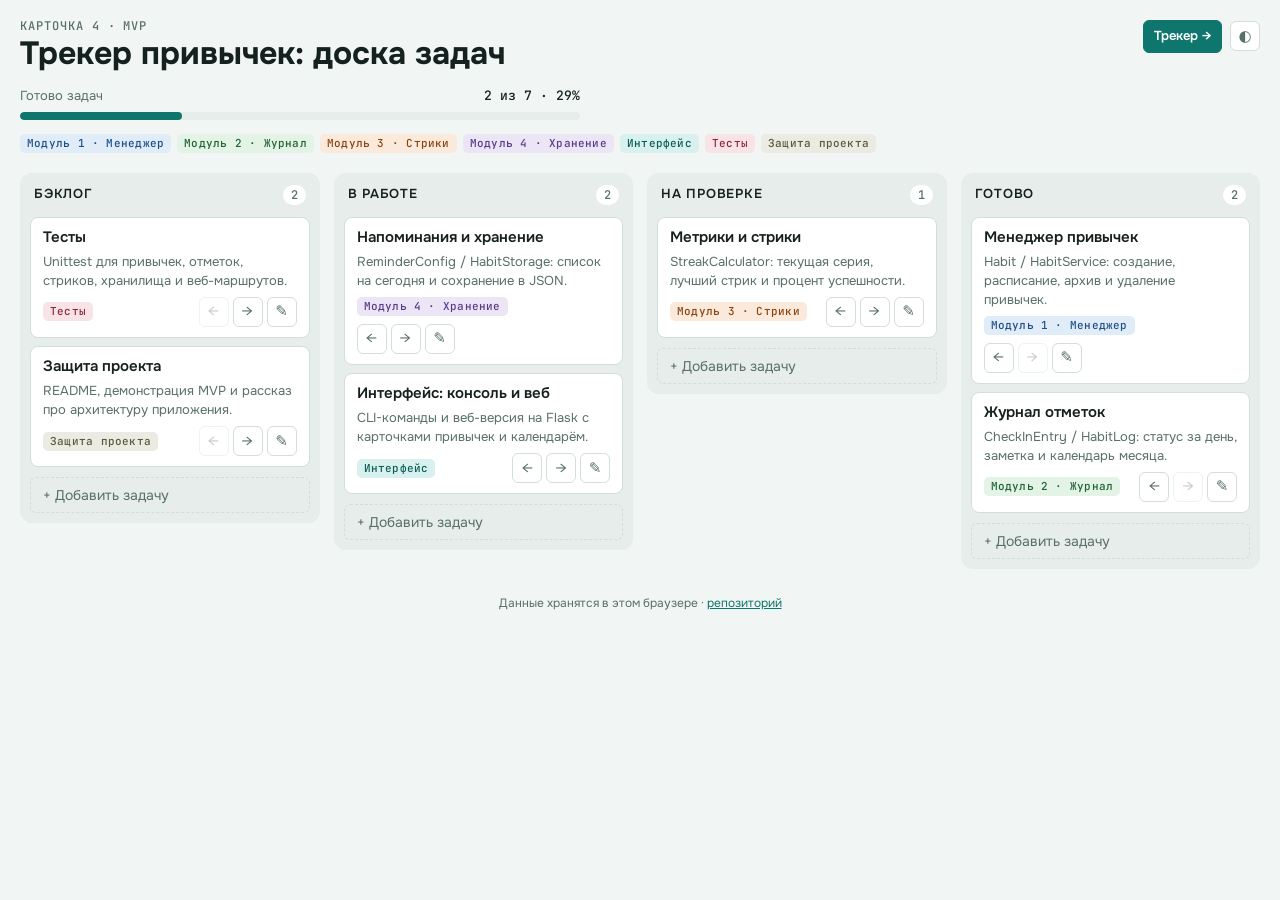
<file: docs/index.html>
<!doctype html>
<html lang="ru">
<head>
<meta charset="utf-8">
<meta name="viewport" content="width=device-width, initial-scale=1, viewport-fit=cover">
<title>Канбан · Трекер привычек</title>
<meta name="description" content="Канбан-доска проекта «Трекер привычек»: бэклог, работа, проверка и готово. Работает офлайн и устанавливается как приложение.">
<meta name="theme-color" content="#0f766e">
<link rel="manifest" href="./manifest.webmanifest">
<link rel="icon" href="./icons/icon.svg" type="image/svg+xml">
<link rel="apple-touch-icon" href="./icons/icon-192.png">
<link rel="preconnect" href="https://fonts.googleapis.com">
<link rel="preconnect" href="https://fonts.gstatic.com" crossorigin>
<link rel="stylesheet" href="https://fonts.googleapis.com/css2?family=Onest:wght@400;500;600;700&family=JetBrains+Mono:wght@400;500&display=swap">
<link rel="stylesheet" href="./css/styles.css">
<script defer src="./js/storage.js"></script>
<script defer src="./js/board.js"></script>
<script defer src="./js/app.js"></script>
</head>
<body>
<div class="wrap">
  <header class="head">
    <div class="head-top">
      <div>
        <div class="eyebrow">Карточка 4 · MVP</div>
        <h1>Трекер привычек: доска задач</h1>
      </div>
      <div class="head-actions">
        <a class="btn tracker-link" href="./tracker/" title="Открыть трекер привычек">Трекер →</a>
        <button class="btn install" id="install-btn" type="button" hidden>Установить</button>
        <button class="ib" id="theme-toggle" type="button" aria-label="Переключить тему" title="Переключить тему">◐</button>
      </div>
    </div>
    <div class="progress">
      <div class="progress-top"><span>Готово задач</span><b id="progress-text">0 из 0</b></div>
      <div class="bar" role="progressbar" aria-label="Прогресс проекта" aria-valuemin="0" aria-valuemax="100" aria-valuenow="0" id="progress-bar"><i id="progress-fill" style="width:0%"></i></div>
    </div>
    <div class="legend" id="legend"></div>
    <div id="status" class="notice" role="status" hidden></div>
  </header>

  <main class="board" id="board" aria-live="polite"></main>

  <footer class="foot">
    <span>Данные хранятся в этом браузере · <a href="https://github.com/Bakson200/laba-2">репозиторий</a></span>
  </footer>
</div>
</body>
</html>
</file>
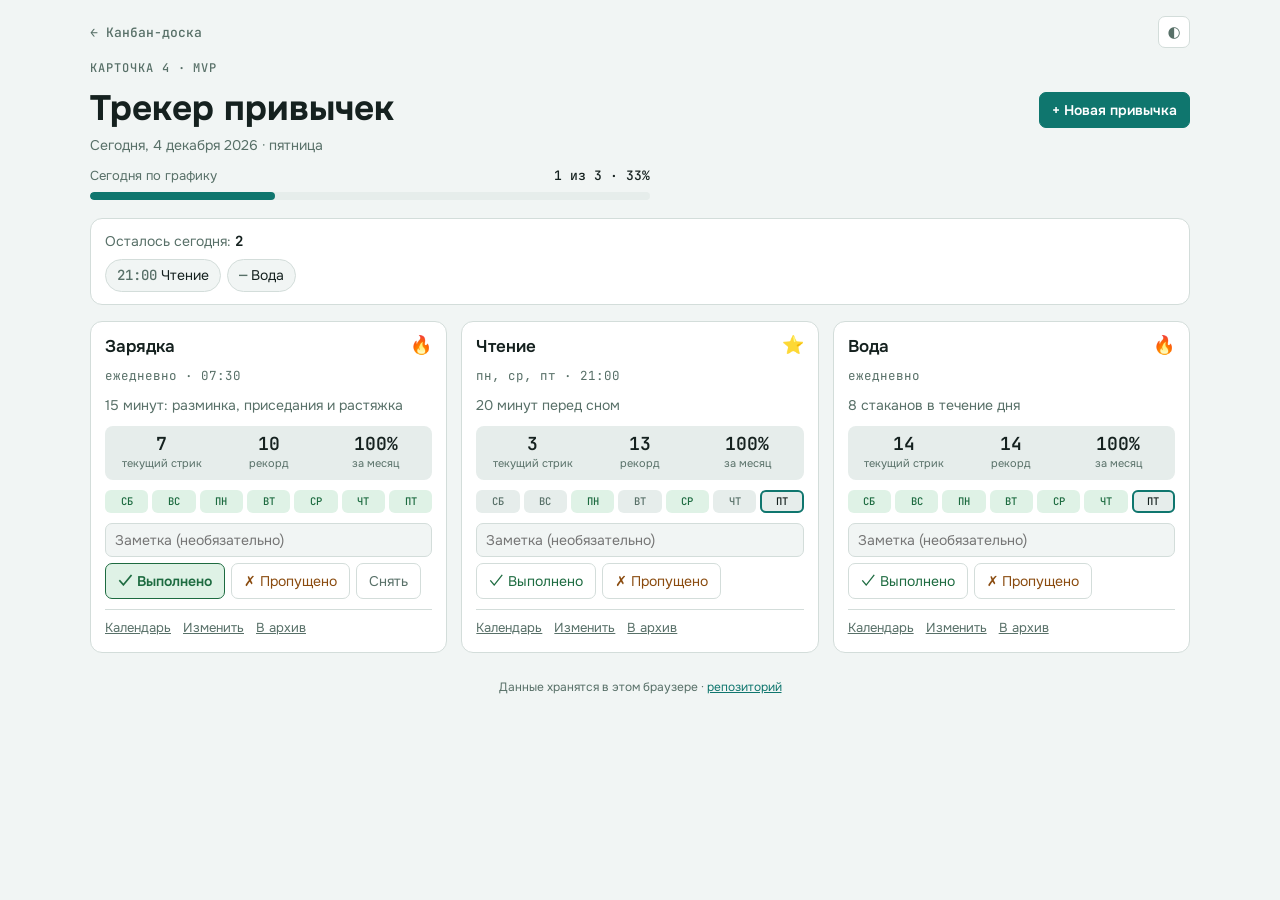
<file: docs/tracker/index.html>
<!doctype html>
<html lang="ru">
<head>
<meta charset="utf-8">
<meta name="viewport" content="width=device-width, initial-scale=1, viewport-fit=cover">
<title>Трекер привычек</title>
<meta name="description" content="Трекер полезных привычек: отметки, календарь, стрики и напоминания. Работает офлайн и устанавливается как приложение.">
<meta name="theme-color" content="#0f766e">
<link rel="manifest" href="./manifest.webmanifest">
<link rel="icon" href="./icons/icon.svg" type="image/svg+xml">
<link rel="apple-touch-icon" href="./icons/icon-192.png">
<link rel="preconnect" href="https://fonts.googleapis.com">
<link rel="preconnect" href="https://fonts.gstatic.com" crossorigin>
<link rel="stylesheet" href="https://fonts.googleapis.com/css2?family=Onest:wght@400;500;600;700&family=JetBrains+Mono:wght@400;500&display=swap">
<link rel="stylesheet" href="./css/styles.css">
<script defer src="./js/dates.js"></script>
<script defer src="./js/habits.js"></script>
<script defer src="./js/checkins.js"></script>
<script defer src="./js/stats.js"></script>
<script defer src="./js/storage.js"></script>
<script defer src="./js/app.js"></script>
</head>
<body>
<div class="wrap">
  <nav class="topbar">
    <a class="back" href="../">← Канбан-доска</a>
    <div class="top-actions">
      <button class="btn install" id="install-btn" type="button" hidden>Установить</button>
      <button class="ib" id="theme-toggle" type="button" aria-label="Переключить тему" title="Переключить тему">◐</button>
    </div>
  </nav>

  <header class="hero">
    <div class="eyebrow">Карточка 4 · MVP</div>
    <div class="hero-row">
      <div>
        <h1>Трекер привычек</h1>
        <p class="today-line" id="today-line"></p>
      </div>
      <button class="btn primary add-btn" type="button" data-act="open-add">+ Новая привычка</button>
    </div>

    <div class="progress">
      <div class="progress-top"><span>Сегодня по графику</span><b id="today-text">0 из 0</b></div>
      <div class="bar" role="progressbar" aria-label="Прогресс за сегодня" aria-valuemin="0" aria-valuemax="100" aria-valuenow="0" id="today-bar"><i id="today-fill" style="width:0%"></i></div>
    </div>

    <div id="status" class="notice" role="status" hidden></div>
  </header>

  <section id="reminders" class="reminders" hidden></section>

  <main id="list-view">
    <div class="grid" id="habit-grid"></div>
    <p class="empty" id="empty-state" hidden>
      Привычек пока нет. Нажми «+ Новая привычка» или
      <button class="linkbtn" type="button" data-act="add-examples">добавь примеры</button>.
    </p>

    <section class="panel archive" id="archive-panel" hidden>
      <h2 id="archive-title">Архив</h2>
      <ul id="archive-list"></ul>
    </section>
  </main>

  <main id="detail-view" hidden>
    <button class="linkbtn back-btn" type="button" data-act="back">← Все привычки</button>

    <header class="detail-head">
      <div>
        <div class="eyebrow">Привычка</div>
        <h2 id="detail-title"></h2>
        <p class="meta" id="detail-meta"></p>
        <p class="desc" id="detail-desc"></p>
      </div>
      <span class="badge big" id="detail-badge"></span>
    </header>

    <div class="stats big" id="detail-stats"></div>

    <section class="panel calendar-panel">
      <div class="cal-head">
        <button class="ib" type="button" data-act="prev-month" aria-label="Предыдущий месяц">←</button>
        <h3 id="cal-title"></h3>
        <button class="ib" type="button" data-act="next-month" aria-label="Следующий месяц">→</button>
      </div>
      <div class="cal-weekdays" id="cal-weekdays"></div>
      <div class="cal-grid" id="cal-grid"></div>
      <div class="cal-legend">
        <span><i class="sw done"></i> выполнено</span>
        <span><i class="sw skipped"></i> пропущено</span>
        <span><i class="sw missed"></i> пропуск</span>
        <span><i class="sw off"></i> не по графику</span>
      </div>
      <p class="rate-line" id="cal-rate"></p>
    </section>

    <section class="panel day-panel" id="day-panel" hidden>
      <h3 id="day-title"></h3>
      <div class="mark">
        <input id="day-note" maxlength="200" placeholder="Заметка к дню (необязательно)">
        <div class="btns">
          <button class="btn ok" type="button" data-act="mark-day" data-status="done">✓ Выполнено</button>
          <button class="btn warn" type="button" data-act="mark-day" data-status="skipped">✗ Пропущено</button>
          <button class="btn ghost" type="button" data-act="mark-day" data-status="undo">Снять</button>
        </div>
      </div>
    </section>

    <section class="panel notes-panel">
      <h3>Заметки</h3>
      <ul id="notes-list"></ul>
    </section>
  </main>

  <footer class="foot">
    <span>Данные хранятся в этом браузере · <a href="https://github.com/Bakson200/laba-2">репозиторий</a></span>
  </footer>
</div>

<dialog class="dialog" id="habit-dialog">
  <form id="habit-form">
    <div class="dialog-head">
      <h2 id="dialog-title">Новая привычка</h2>
      <button class="ib" type="button" data-act="close-dialog" aria-label="Закрыть">✕</button>
    </div>

    <label class="field">Название
      <input name="name" maxlength="80" required placeholder="Например, зарядка">
    </label>
    <label class="field">Описание
      <input name="description" maxlength="200" placeholder="15 минут утром">
    </label>
    <label class="field">Желаемое время
      <input type="time" name="time">
    </label>

    <fieldset class="days-field">
      <legend>Дни недели <span class="muted small">(ничего не выбрано = ежедневно)</span></legend>
      <div class="chips-days" id="dialog-days"></div>
    </fieldset>

    <div class="dialog-actions">
      <button class="btn primary" type="submit">Сохранить</button>
      <button class="btn" type="button" data-act="close-dialog">Отмена</button>
    </div>
  </form>
</dialog>
</body>
</html>
</file>
<file: docs/css/styles.css>
/* Канбан-доска трекера привычек.
   Светлая и тёмная темы, четыре колонки, карточки с тегами. */

:root{
  color-scheme:light;
  --bg:#f1f5f4; --surface:#ffffff; --surface-2:#e6edeb; --line:#d3ddda;
  --fg:#15211f; --muted:#587068; --accent:#0f766e; --accent-fg:#ffffff; --danger:#b42318;
  --focus:#0f766e;
  --t-m1-bg:#e0ecf8; --t-m1-fg:#1f4f86;
  --t-m2-bg:#e3f3e5; --t-m2-fg:#226234;
  --t-m3-bg:#fbeadb; --t-m3-fg:#8a4410;
  --t-m4-bg:#ece5f6; --t-m4-fg:#5a3a8a;
  --t-ui-bg:#d9f1ee; --t-ui-fg:#0b5f58;
  --t-qa-bg:#f8e3e6; --t-qa-fg:#8f2a3a;
  --t-docs-bg:#ebebe3; --t-docs-fg:#5a5a3a;
  --font:"Onest",system-ui,-apple-system,"Segoe UI",Roboto,sans-serif;
  --mono:"JetBrains Mono",ui-monospace,Menlo,Consolas,monospace;
}
@media (prefers-color-scheme:dark){
  :root:not([data-theme="light"]){
    --bg:#0f1816; --surface:#17231f; --surface-2:#1e2d29; --line:#2b3d38;
    --fg:#e5eeeb; --muted:#92aaa3; --accent:#3fbfb2; --accent-fg:#06211e; --danger:#f0766b; --focus:#3fbfb2;
    --t-m1-bg:#1c3047; --t-m1-fg:#9cc4f0;
    --t-m2-bg:#1c3624; --t-m2-fg:#9fdca9;
    --t-m3-bg:#442b17; --t-m3-fg:#f0c394;
    --t-m4-bg:#32264a; --t-m4-fg:#c9b4ee;
    --t-ui-bg:#17393a; --t-ui-fg:#8fe0d6;
    --t-qa-bg:#47232b; --t-qa-fg:#f0a9b4;
    --t-docs-bg:#2e2e22; --t-docs-fg:#d4d4a8;
    color-scheme:dark;
  }
}
:root[data-theme="dark"]{
  --bg:#0f1816; --surface:#17231f; --surface-2:#1e2d29; --line:#2b3d38;
  --fg:#e5eeeb; --muted:#92aaa3; --accent:#3fbfb2; --accent-fg:#06211e; --danger:#f0766b; --focus:#3fbfb2;
  --t-m1-bg:#1c3047; --t-m1-fg:#9cc4f0;
  --t-m2-bg:#1c3624; --t-m2-fg:#9fdca9;
  --t-m3-bg:#442b17; --t-m3-fg:#f0c394;
  --t-m4-bg:#32264a; --t-m4-fg:#c9b4ee;
  --t-ui-bg:#17393a; --t-ui-fg:#8fe0d6;
  --t-qa-bg:#47232b; --t-qa-fg:#f0a9b4;
  --t-docs-bg:#2e2e22; --t-docs-fg:#d4d4a8;
  color-scheme:dark;
}

*{box-sizing:border-box}
body{
  margin:0;
  background:var(--bg); color:var(--fg);
  font:15px/1.45 var(--font);
  padding-block:20px 32px;
  padding-left:max(16px,env(safe-area-inset-left,0px));
  padding-right:max(16px,env(safe-area-inset-right,0px));
}
.wrap{max-width:1240px;margin:0 auto}
:focus-visible{outline:2px solid var(--focus);outline-offset:2px}

header.head{display:grid;gap:14px;margin-bottom:20px}
.head-top{display:flex;align-items:flex-start;justify-content:space-between;gap:12px}
.head-actions{display:flex;align-items:center;gap:8px;flex-shrink:0}
.eyebrow{font:500 12px/1 var(--mono);letter-spacing:.08em;text-transform:uppercase;color:var(--muted)}
h1{margin:4px 0 0;font-size:clamp(1.4rem,2.2vw + .9rem,2rem);line-height:1.15;font-weight:700;text-wrap:balance}

.progress{display:grid;gap:6px;max-width:560px}
.progress-top{display:flex;justify-content:space-between;gap:12px;font-size:13px;color:var(--muted)}
.progress-top b{color:var(--fg);font-family:var(--mono);font-weight:500;font-variant-numeric:tabular-nums}
.bar{height:8px;border-radius:99px;background:var(--surface-2);overflow:hidden}
.bar>i{display:block;height:100%;background:var(--accent);border-radius:99px;transition:width .3s}

.legend{display:flex;flex-wrap:wrap;gap:6px}
.notice{padding:10px 12px;border:1px solid var(--line);border-radius:8px;background:var(--surface);color:var(--muted);font-size:14px}
.notice.err{color:var(--danger);border-color:var(--danger)}

.board{display:grid;grid-template-columns:repeat(auto-fit,minmax(250px,1fr));gap:14px;align-items:start}
.col{background:var(--surface-2);border-radius:12px;padding:10px;display:grid;gap:10px;min-width:0}
.col.over{outline:2px dashed var(--accent);outline-offset:-2px}
.col-head{display:flex;align-items:center;justify-content:space-between;gap:8px;padding:2px 4px}
.col-head h2{margin:0;font-size:13px;font-weight:600;letter-spacing:.06em;text-transform:uppercase}
.count{font:500 12px/1 var(--mono);color:var(--muted);background:var(--surface);border-radius:99px;padding:4px 8px;font-variant-numeric:tabular-nums}
.stack{display:grid;gap:8px;min-height:12px}

.card{background:var(--surface);border:1px solid var(--line);border-radius:8px;padding:10px 12px;display:grid;gap:6px;min-width:0}
.card[draggable="true"]{cursor:grab}
.card.dragging{opacity:.4}
.card h3{margin:0;font-size:15px;font-weight:600;line-height:1.3;overflow-wrap:anywhere}
.card p{margin:0;font-size:13px;color:var(--muted);overflow-wrap:anywhere}
.card-foot{display:flex;align-items:center;justify-content:space-between;gap:8px;flex-wrap:wrap}

.tag{display:inline-block;font:500 11px/1 var(--mono);padding:4px 7px;border-radius:5px;letter-spacing:.02em}
.tag-m1{background:var(--t-m1-bg);color:var(--t-m1-fg)}
.tag-m2{background:var(--t-m2-bg);color:var(--t-m2-fg)}
.tag-m3{background:var(--t-m3-bg);color:var(--t-m3-fg)}
.tag-m4{background:var(--t-m4-bg);color:var(--t-m4-fg)}
.tag-ui{background:var(--t-ui-bg);color:var(--t-ui-fg)}
.tag-qa{background:var(--t-qa-bg);color:var(--t-qa-fg)}
.tag-docs{background:var(--t-docs-bg);color:var(--t-docs-fg)}

.acts{display:flex;gap:4px}
.ib,.btn{
  font:inherit;cursor:pointer;border-radius:6px;
  border:1px solid var(--line);background:var(--surface);color:var(--fg);
}
.ib{width:30px;height:30px;padding:0;font-size:15px;line-height:1;color:var(--muted)}
.ib:hover:not(:disabled){color:var(--fg);border-color:var(--muted)}
.ib:disabled{opacity:.35;cursor:default}
.btn{padding:7px 12px;font-size:14px}
.btn.primary{background:var(--accent);border-color:var(--accent);color:var(--accent-fg);font-weight:600}
.btn.danger{color:var(--danger);border-color:var(--danger)}
.btn.add{width:100%;text-align:left;border-style:dashed;background:transparent;color:var(--muted)}
.btn.add:hover{color:var(--fg);border-color:var(--muted)}
.btn.install{font-size:13px;padding:6px 10px;border-color:var(--accent);color:var(--accent);background:transparent;font-weight:600}
.btn.tracker-link{font-size:13px;padding:6px 10px;border-color:var(--accent);background:var(--accent);color:var(--accent-fg);font-weight:600;text-decoration:none;display:inline-flex;align-items:center}
.linkbtn{font:inherit;font-size:12px;background:none;border:0;padding:0;color:var(--muted);text-decoration:underline;cursor:pointer}
.linkbtn:hover{color:var(--fg)}

.form{display:grid;gap:8px;background:var(--surface);border:1px solid var(--accent);border-radius:8px;padding:10px}
.form input,.form select,.form textarea{width:100%;font:inherit;font-size:14px;color:var(--fg);background:var(--bg);border:1px solid var(--line);border-radius:6px;padding:7px 9px}
.form textarea{resize:vertical;min-height:56px}
.form .row{display:flex;gap:6px;flex-wrap:wrap;align-items:center}
.form .row .spacer{flex:1}
.empty{padding:14px 10px;text-align:center;font-size:13px;color:var(--muted);border:1px dashed var(--line);border-radius:8px}

.foot{margin-top:26px;font-size:12px;color:var(--muted);text-align:center}
.foot a{color:var(--accent)}

@media (prefers-reduced-motion:reduce){.bar>i{transition:none}}
</file>
<file: docs/tracker/css/styles.css>
/* Трекер привычек: светлая и тёмная темы, карточки, календарь. */

:root{
  color-scheme:light;
  --bg:#f1f5f4; --surface:#ffffff; --surface-2:#e6edeb; --line:#d3ddda;
  --fg:#15211f; --muted:#587068; --accent:#0f766e; --accent-fg:#ffffff; --danger:#b42318;
  --focus:#0f766e;
  --ok-bg:#dff2e6; --ok-fg:#1d6b40;
  --warn-bg:#fbe8cf; --warn-fg:#8a4b0f;
  --miss-bg:#f7dcdc; --miss-fg:#8a2c2c;
  --font:"Onest",system-ui,-apple-system,"Segoe UI",Roboto,sans-serif;
  --mono:"JetBrains Mono",ui-monospace,Menlo,Consolas,monospace;
}
@media (prefers-color-scheme:dark){
  :root:not([data-theme="light"]){
    --bg:#0f1816; --surface:#17231f; --surface-2:#1e2d29; --line:#2b3d38;
    --fg:#e5eeeb; --muted:#92aaa3; --accent:#3fbfb2; --accent-fg:#06211e; --danger:#f0766b; --focus:#3fbfb2;
    --ok-bg:#173a26; --ok-fg:#9fdca9;
    --warn-bg:#3f2c17; --warn-fg:#f0c394;
    --miss-bg:#43232a; --miss-fg:#f0a9b4;
    color-scheme:dark;
  }
}
:root[data-theme="dark"]{
  --bg:#0f1816; --surface:#17231f; --surface-2:#1e2d29; --line:#2b3d38;
  --fg:#e5eeeb; --muted:#92aaa3; --accent:#3fbfb2; --accent-fg:#06211e; --danger:#f0766b; --focus:#3fbfb2;
  --ok-bg:#173a26; --ok-fg:#9fdca9;
  --warn-bg:#3f2c17; --warn-fg:#f0c394;
  --miss-bg:#43232a; --miss-fg:#f0a9b4;
  color-scheme:dark;
}

*{box-sizing:border-box}
[hidden]{display:none!important}
body{
  margin:0;
  background:var(--bg); color:var(--fg);
  font:15px/1.45 var(--font);
  padding-block:16px 32px;
  padding-left:max(16px,env(safe-area-inset-left,0px));
  padding-right:max(16px,env(safe-area-inset-right,0px));
}
.wrap{max-width:1100px;margin:0 auto}
:focus-visible{outline:2px solid var(--focus);outline-offset:2px}

.topbar{display:flex;align-items:center;justify-content:space-between;gap:12px;margin-bottom:14px}
.back{font:500 13px/1 var(--mono);color:var(--muted);text-decoration:none;padding:6px 0}
.back:hover{color:var(--accent)}
.top-actions{display:flex;align-items:center;gap:8px}

.hero{display:grid;gap:12px;margin-bottom:18px}
.hero-row{display:flex;align-items:flex-start;justify-content:space-between;gap:14px}
.eyebrow{font:500 12px/1 var(--mono);letter-spacing:.08em;text-transform:uppercase;color:var(--muted)}
h1{margin:4px 0 0;font-size:clamp(1.6rem,2.4vw + .9rem,2.2rem);line-height:1.1;font-weight:700;text-wrap:balance}
.today-line{margin:6px 0 0;color:var(--muted);font-size:14px}
.add-btn{flex-shrink:0;margin-top:6px}

.progress{display:grid;gap:6px;max-width:560px}
.progress-top{display:flex;justify-content:space-between;gap:12px;font-size:13px;color:var(--muted)}
.progress-top b{color:var(--fg);font-family:var(--mono);font-weight:500;font-variant-numeric:tabular-nums}
.bar{height:8px;border-radius:99px;background:var(--surface-2);overflow:hidden}
.bar>i{display:block;height:100%;background:var(--accent);border-radius:99px;transition:width .3s}

.notice{padding:10px 12px;border:1px solid var(--line);border-radius:8px;background:var(--surface);color:var(--muted);font-size:14px}
.notice.err{color:var(--danger);border-color:var(--danger)}

.reminders{display:grid;gap:8px;background:var(--surface);border:1px solid var(--line);border-radius:12px;padding:12px 14px;margin-bottom:16px}
.reminders-head{font-size:14px;color:var(--muted)}
.reminders-head b{color:var(--fg);font-family:var(--mono)}
.chips{display:flex;flex-wrap:wrap;gap:6px}
.chip{font:14px/1.2 var(--font);padding:7px 11px;border-radius:99px;border:1px solid var(--line);background:var(--bg);color:var(--fg);cursor:pointer}
.chip:hover{border-color:var(--accent);color:var(--accent)}
.chip b{font-family:var(--mono);font-weight:500;color:var(--muted);margin-right:4px}

.grid{display:grid;grid-template-columns:repeat(auto-fit,minmax(290px,1fr));gap:14px;align-items:start}
.card{background:var(--surface);border:1px solid var(--line);border-radius:12px;padding:14px;display:grid;gap:10px;min-width:0}
.card-head{display:flex;align-items:flex-start;justify-content:space-between;gap:8px}
.card h2{margin:0;font-size:17px;line-height:1.25;font-weight:600}
.title-btn{font:inherit;background:none;border:0;padding:0;color:var(--fg);text-align:left;cursor:pointer}
.title-btn:hover{color:var(--accent)}
.badge{font-size:18px;line-height:1}
.badge.big{font-size:34px}
.meta{margin:0;font-size:12.5px;color:var(--muted);font-family:var(--mono)}
.desc{margin:0;font-size:14px;color:var(--muted)}
.muted{color:var(--muted)}
.small{font-size:12px}

.stats{display:grid;grid-template-columns:repeat(3,1fr);gap:6px;background:var(--surface-2);border-radius:8px;padding:8px 6px;text-align:center}
.stats>div{display:grid;gap:3px;min-width:0}
.stats b{font:600 18px/1.1 var(--mono);font-variant-numeric:tabular-nums}
.stats span{font-size:11px;color:var(--muted)}
.stats.big{max-width:520px;padding:14px 10px;margin-bottom:4px}
.stats.big b{font-size:24px}

.week{display:flex;gap:4px}
.dot{flex:1 1 0;min-width:28px;text-align:center;font:500 10.5px/1 var(--mono);padding:6px 2px;border-radius:6px;background:var(--surface-2);color:var(--muted);text-transform:uppercase}
.dot.done{background:var(--ok-bg);color:var(--ok-fg)}
.dot.skipped{background:var(--warn-bg);color:var(--warn-fg)}
.dot.missed{background:var(--miss-bg);color:var(--miss-fg)}
.dot.today{outline:2px solid var(--accent);outline-offset:-2px;color:var(--fg)}

.mark{display:grid;gap:6px}
.mark input{width:100%;font:14px var(--font);color:var(--fg);background:var(--bg);border:1px solid var(--line);border-radius:7px;padding:7px 9px}
.btns{display:flex;gap:6px;flex-wrap:wrap}

.btn,.ib{font:inherit;cursor:pointer;border-radius:7px;border:1px solid var(--line);background:var(--surface);color:var(--fg)}
.ib{width:32px;height:32px;padding:0;font-size:15px;line-height:1;color:var(--muted)}
.ib:hover:not(:disabled){color:var(--fg);border-color:var(--muted)}
.btn{padding:7px 12px;font-size:14px}
.btn.primary{background:var(--accent);border-color:var(--accent);color:var(--accent-fg);font-weight:600}
.btn.ok{color:var(--ok-fg)}
.btn.ok.on{background:var(--ok-bg);border-color:var(--ok-fg);font-weight:600}
.btn.warn{color:var(--warn-fg)}
.btn.warn.on{background:var(--warn-bg);border-color:var(--warn-fg);font-weight:600}
.btn.ghost{color:var(--muted);background:transparent}
.btn.install{font-size:13px;padding:6px 10px;border-color:var(--accent);color:var(--accent);background:transparent;font-weight:600}
.linkbtn{font:inherit;font-size:13px;background:none;border:0;padding:0;color:var(--muted);text-decoration:underline;cursor:pointer}
.linkbtn:hover{color:var(--accent)}
.linkbtn.danger{color:var(--danger)}

.card-actions{display:flex;gap:12px;flex-wrap:wrap;border-top:1px solid var(--line);padding-top:9px}

.empty{text-align:center;color:var(--muted);padding:28px 12px;border:1px dashed var(--line);border-radius:12px;margin:0}

.panel{background:var(--surface);border:1px solid var(--line);border-radius:12px;padding:16px;margin-top:16px}
.panel h2{margin:0 0 10px;font-size:18px}
.panel h3{margin:0 0 10px;font-size:16px}

.archive ul{list-style:none;margin:0;padding:0;display:grid;gap:10px}
.archive li{display:flex;align-items:center;gap:12px;flex-wrap:wrap}
.archive .name{flex:1 1 160px;min-width:0}

.back-btn{margin-bottom:10px}
.detail-head{display:flex;align-items:flex-start;justify-content:space-between;gap:12px;margin:2px 0 14px}
.detail-head h2{margin:4px 0;font-size:clamp(1.5rem,2vw + .8rem,2rem);line-height:1.15}
.detail-head .meta{margin-bottom:4px}

.calendar-panel{margin-top:16px}
.cal-head{display:flex;align-items:center;justify-content:space-between;gap:8px;margin-bottom:12px}
.cal-head h3{margin:0;font-size:18px;flex:1;text-align:center}
.cal-weekdays{display:grid;grid-template-columns:repeat(7,1fr);gap:6px;margin-bottom:5px;font:500 11px/1 var(--mono);color:var(--muted);text-align:center;text-transform:uppercase}
.cal-grid{display:grid;grid-template-columns:repeat(7,1fr);gap:6px}
.cal-day{aspect-ratio:1;border:1px solid var(--line);border-radius:8px;background:var(--surface);color:var(--fg);font:500 13px/1 var(--mono);cursor:pointer;display:flex;align-items:center;justify-content:center;padding:0;min-width:0}
.cal-day:hover:not(.empty){border-color:var(--accent)}
.cal-day.empty{border:0;background:transparent;cursor:default}
.cal-day.done{background:var(--ok-bg);color:var(--ok-fg);border-color:transparent}
.cal-day.skipped{background:var(--warn-bg);color:var(--warn-fg);border-color:transparent}
.cal-day.missed{background:var(--miss-bg);color:var(--miss-fg);border-color:transparent}
.cal-day.off{background:var(--surface-2);color:var(--muted);border-color:transparent}
.cal-day.future{color:var(--muted);border-style:dashed}
.cal-day.today{outline:2px solid var(--accent);outline-offset:-2px;font-weight:700}
.cal-day.selected{box-shadow:0 0 0 2px var(--accent)}

.cal-legend{display:flex;flex-wrap:wrap;gap:12px;margin-top:14px;font-size:12px;color:var(--muted)}
.cal-legend span{display:inline-flex;align-items:center;gap:5px}
.sw{width:12px;height:12px;border-radius:3px;display:inline-block;background:var(--surface-2)}
.sw.done{background:var(--ok-bg)}
.sw.skipped{background:var(--warn-bg)}
.sw.missed{background:var(--miss-bg)}
.sw.off{background:var(--surface-2);border:1px solid var(--line)}
.rate-line{margin:12px 0 0;font-size:13px;color:var(--muted)}
.rate-line b{color:var(--fg);font-family:var(--mono);font-weight:500}

.day-panel h3{font-size:15px}
.notes-panel ul{list-style:none;margin:0;padding:0;display:grid;gap:10px}
.notes-panel li{display:grid;gap:2px;border-left:3px solid var(--line);padding:2px 0 2px 10px}
.note-date{font:500 12px/1.2 var(--mono);color:var(--muted)}
.note-text{font-size:14px;overflow-wrap:anywhere}
.notes-empty{color:var(--muted);font-size:14px;margin:0}

.dialog{border:1px solid var(--line);border-radius:14px;padding:0;width:calc(100% - 32px);max-width:460px;background:var(--surface);color:var(--fg)}
.dialog::backdrop{background:rgba(8,20,18,.45)}
.dialog form{padding:18px;display:grid;gap:12px}
.dialog-head{display:flex;align-items:center;justify-content:space-between;gap:10px}
.dialog-head h2{margin:0;font-size:20px}
.field{display:grid;gap:4px;font-size:13px;color:var(--muted)}
.field input{font:14px var(--font);padding:8px 10px;border:1px solid var(--line);border-radius:7px;background:var(--bg);color:var(--fg);width:100%}
.days-field{border:0;padding:0;margin:0;display:grid;gap:6px}
.days-field legend{font-size:13px;color:var(--muted);padding:0;margin-bottom:6px}
.chips-days{display:flex;flex-wrap:wrap;gap:6px}
.chip-day{position:relative;display:inline-flex}
.chip-day input{position:absolute;inset:0;width:100%;height:100%;margin:0;opacity:0;cursor:pointer}
.chip-day span{padding:7px 11px;border:1px solid var(--line);border-radius:99px;font-size:13px;background:var(--bg);color:var(--fg)}
.chip-day input:checked+span{background:var(--accent);border-color:var(--accent);color:var(--accent-fg);font-weight:600}
.chip-day input:focus-visible+span{outline:2px solid var(--focus);outline-offset:2px}
.dialog-actions{display:flex;justify-content:flex-end;gap:8px;margin-top:2px}

.foot{margin-top:26px;font-size:12px;color:var(--muted);text-align:center}
.foot a{color:var(--accent)}

@media (max-width:640px){
  .hero-row{flex-direction:column;align-items:stretch}
  .add-btn{width:100%;margin-top:2px}
  .grid{grid-template-columns:1fr}
  .stats.big b{font-size:20px}
  .cal-grid,.cal-weekdays{gap:4px}
  .cal-day{aspect-ratio:auto;min-height:38px}
  .cal-legend{gap:8px}
  .detail-head{flex-direction:column}
  .dialog-actions .btn{flex:1}
}

@media (prefers-reduced-motion:reduce){.bar>i{transition:none}}
</file>
